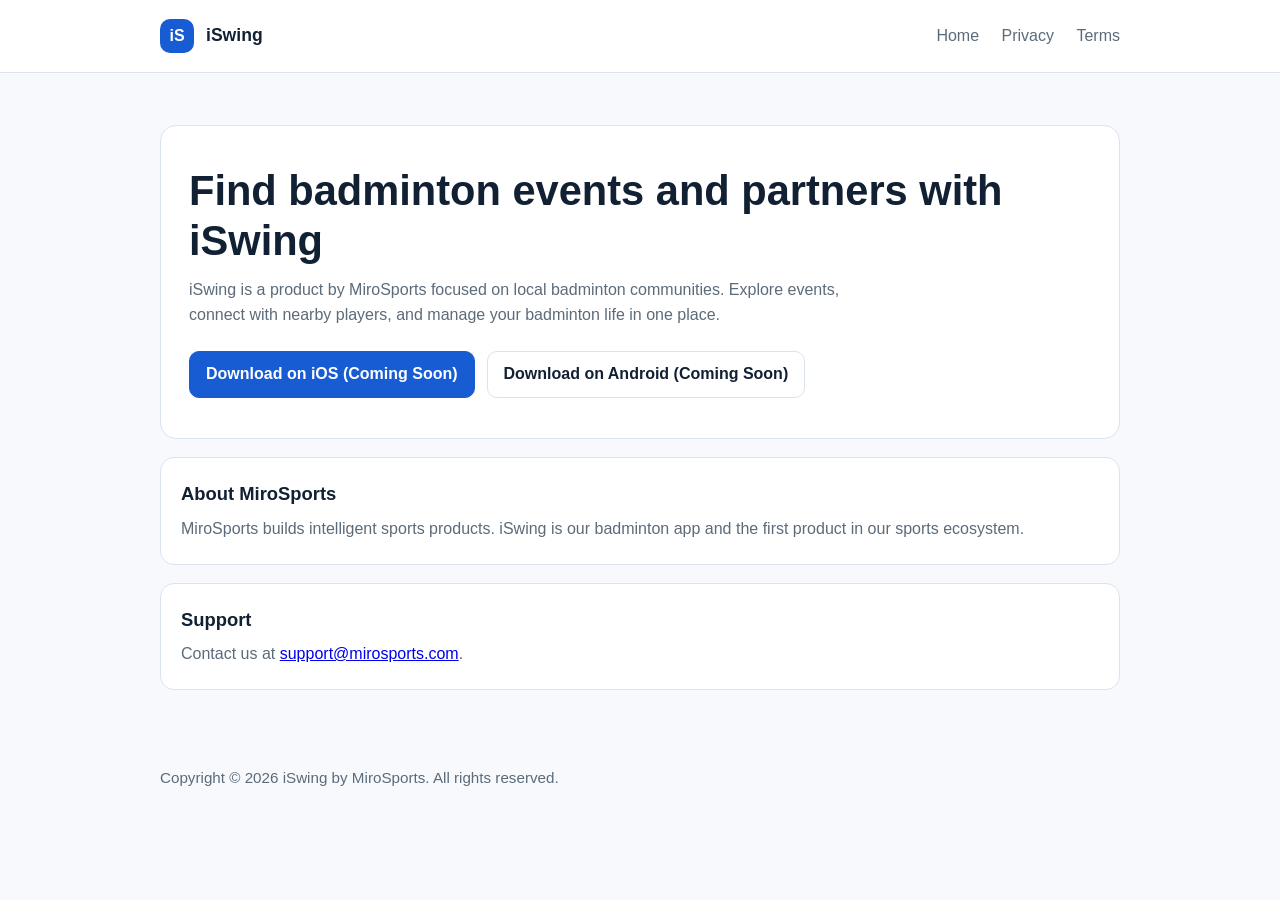
<file: index.html>
<!doctype html>
<html lang="en">
  <head>
    <meta charset="UTF-8" />
    <meta name="viewport" content="width=device-width, initial-scale=1.0" />
    <title>iSwing | Badminton by MiroSports</title>
    <meta
      name="description"
      content="iSwing is a badminton community app by MiroSports. Discover events, courts, and players near you."
    />
    <link rel="stylesheet" href="styles.css" />
  </head>
  <body>
    <header>
      <div class="container header-inner">
        <div class="brand">
          <div class="logo">iS</div>
          <div class="brand-title">iSwing</div>
        </div>
        <nav>
          <a href="index.html">Home</a>
          <a href="privacy.html">Privacy</a>
          <a href="terms.html">Terms</a>
        </nav>
      </div>
    </header>
    <main>
      <div class="container">
        <section class="hero">
          <h1>Find badminton events and partners with iSwing</h1>
          <p>
            iSwing is a product by MiroSports focused on local badminton communities.
            Explore events, connect with nearby players, and manage your badminton
            life in one place.
          </p>
          <div class="cta">
            <a class="button primary" href="#">Download on iOS (Coming Soon)</a>
            <a class="button secondary" href="#">Download on Android (Coming Soon)</a>
          </div>
        </section>
        <section class="card">
          <h2>About MiroSports</h2>
          <p>
            MiroSports builds intelligent sports products. iSwing is our badminton
            app and the first product in our sports ecosystem.
          </p>
        </section>
        <section class="card">
          <h2>Support</h2>
          <p>
            Contact us at
            <a href="mailto:support@mirosports.com">support@mirosports.com</a>.
          </p>
        </section>
      </div>
    </main>
    <footer>
      <div class="container">Copyright © 2026 iSwing by MiroSports. All rights reserved.</div>
    </footer>
  </body>
</html>
</file>
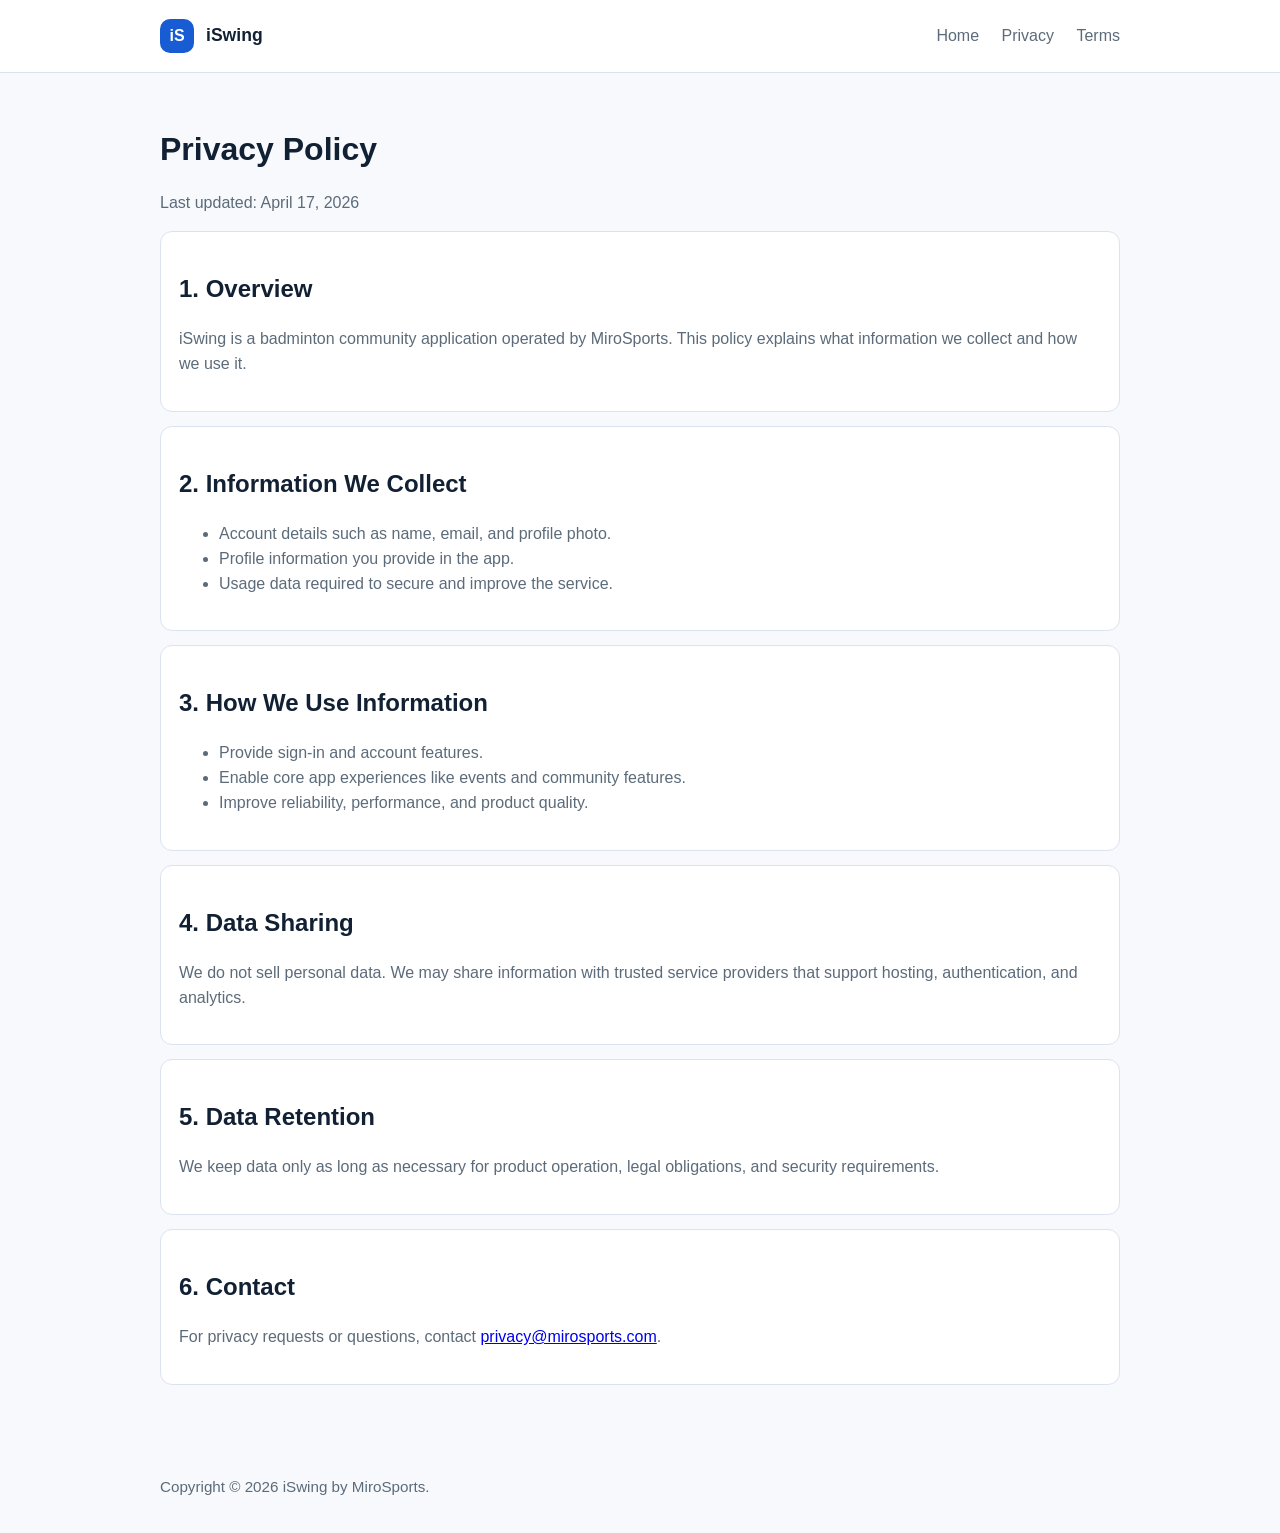
<file: privacy.html>
<!doctype html>
<html lang="en">
  <head>
    <meta charset="UTF-8" />
    <meta name="viewport" content="width=device-width, initial-scale=1.0" />
    <title>iSwing Privacy Policy</title>
    <link rel="stylesheet" href="styles.css" />
  </head>
  <body>
    <header>
      <div class="container header-inner">
        <div class="brand">
          <div class="logo">iS</div>
          <div class="brand-title">iSwing</div>
        </div>
        <nav>
          <a href="index.html">Home</a>
          <a href="privacy.html">Privacy</a>
          <a href="terms.html">Terms</a>
        </nav>
      </div>
    </header>
    <main>
      <div class="container doc">
        <h1>Privacy Policy</h1>
        <p>Last updated: April 17, 2026</p>
        <section>
          <h2>1. Overview</h2>
          <p>
            iSwing is a badminton community application operated by MiroSports.
            This policy explains what information we collect and how we use it.
          </p>
        </section>
        <section>
          <h2>2. Information We Collect</h2>
          <ul>
            <li>Account details such as name, email, and profile photo.</li>
            <li>Profile information you provide in the app.</li>
            <li>Usage data required to secure and improve the service.</li>
          </ul>
        </section>
        <section>
          <h2>3. How We Use Information</h2>
          <ul>
            <li>Provide sign-in and account features.</li>
            <li>Enable core app experiences like events and community features.</li>
            <li>Improve reliability, performance, and product quality.</li>
          </ul>
        </section>
        <section>
          <h2>4. Data Sharing</h2>
          <p>
            We do not sell personal data. We may share information with trusted
            service providers that support hosting, authentication, and analytics.
          </p>
        </section>
        <section>
          <h2>5. Data Retention</h2>
          <p>
            We keep data only as long as necessary for product operation, legal
            obligations, and security requirements.
          </p>
        </section>
        <section>
          <h2>6. Contact</h2>
          <p>
            For privacy requests or questions, contact
            <a href="mailto:privacy@mirosports.com">privacy@mirosports.com</a>.
          </p>
        </section>
      </div>
    </main>
    <footer>
      <div class="container">Copyright © 2026 iSwing by MiroSports.</div>
    </footer>
  </body>
</html>
</file>
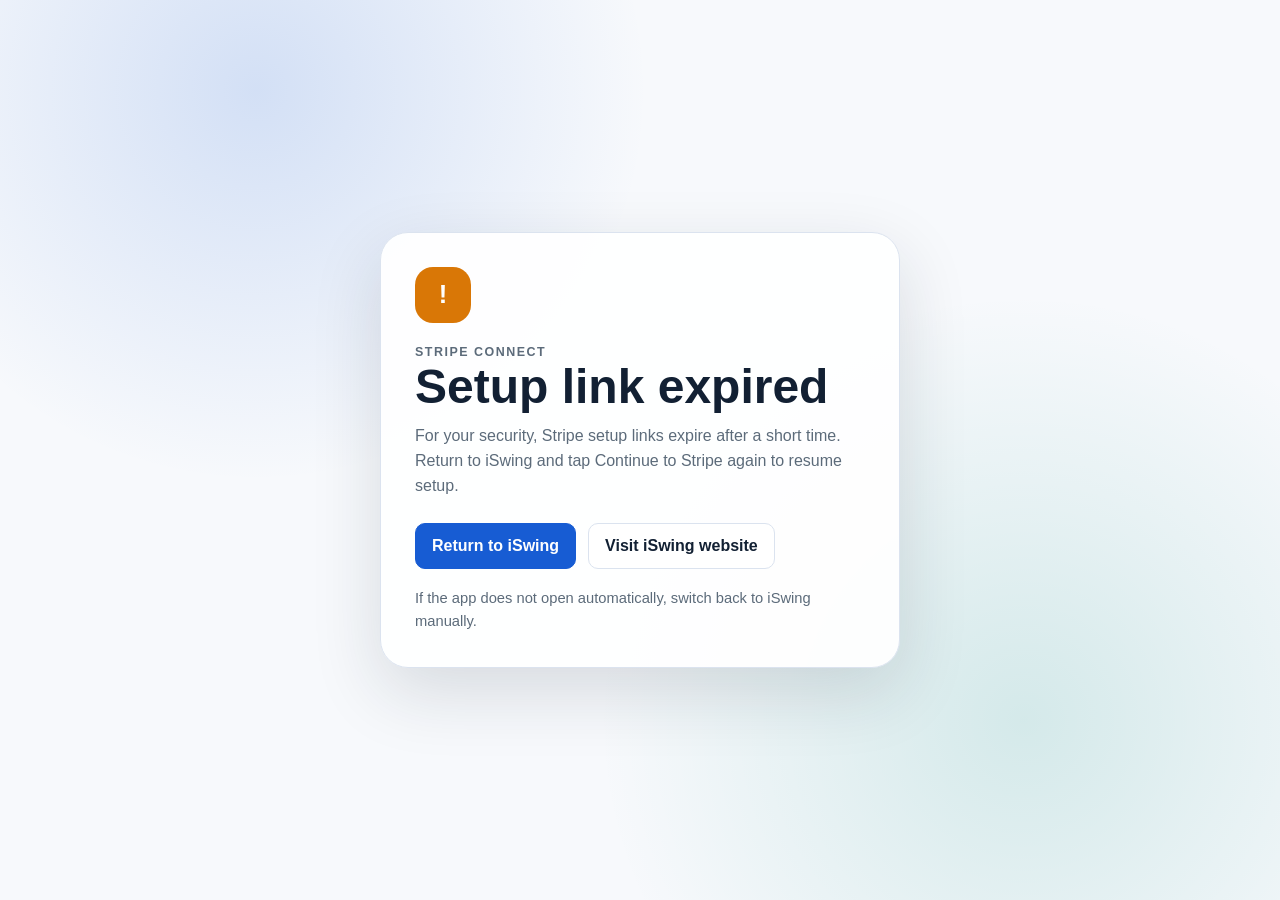
<file: stripe-connect-refresh.html>
<!doctype html>
<html lang="en">
  <head>
    <meta charset="UTF-8" />
    <meta name="viewport" content="width=device-width, initial-scale=1.0" />
    <title>Payout setup link expired | iSwing</title>
    <meta
      name="description"
      content="Your Stripe payout setup link has expired. Return to iSwing to continue setup."
    />
    <link rel="stylesheet" href="styles.css" />
  </head>
  <body class="return-page">
    <main class="return-shell">
      <section class="return-card">
        <div class="return-mark warning">!</div>
        <p class="eyebrow">Stripe Connect</p>
        <h1>Setup link expired</h1>
        <p>
          For your security, Stripe setup links expire after a short time.
          Return to iSwing and tap Continue to Stripe again to resume setup.
        </p>
        <div class="cta">
          <a class="button primary" href="iswing://stripe-connect-refresh">
            Return to iSwing
          </a>
          <a class="button secondary" href="index.html">Visit iSwing website</a>
        </div>
        <p class="return-hint">
          If the app does not open automatically, switch back to iSwing manually.
        </p>
      </section>
    </main>
  </body>
</html>
</file>
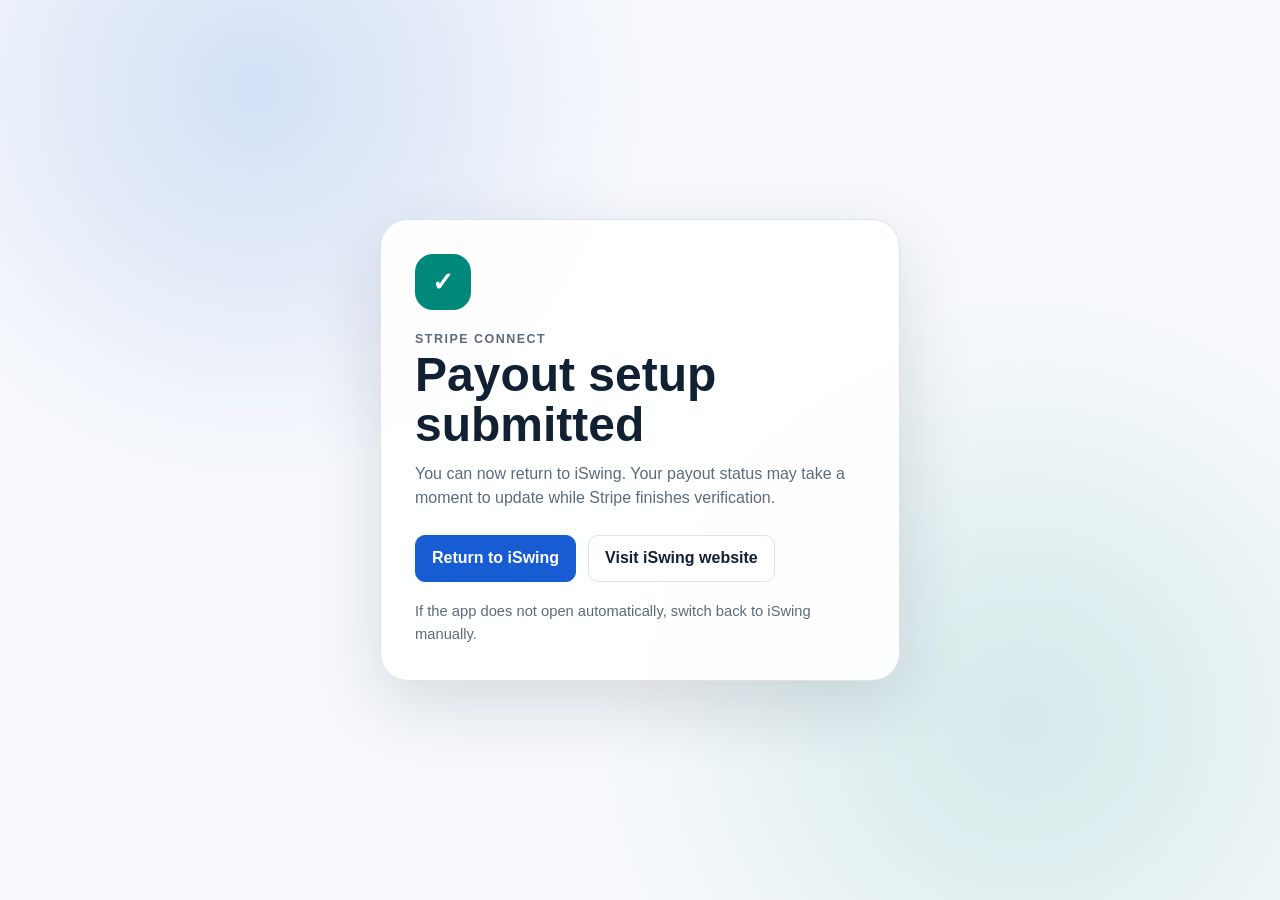
<file: stripe-connect-return.html>
<!doctype html>
<html lang="en">
  <head>
    <meta charset="UTF-8" />
    <meta name="viewport" content="width=device-width, initial-scale=1.0" />
    <title>Payout setup submitted | iSwing</title>
    <meta
      name="description"
      content="Your iSwing payout setup has been submitted through Stripe."
    />
    <link rel="stylesheet" href="styles.css" />
  </head>
  <body class="return-page">
    <main class="return-shell">
      <section class="return-card">
        <div class="return-mark success">✓</div>
        <p class="eyebrow">Stripe Connect</p>
        <h1>Payout setup submitted</h1>
        <p>
          You can now return to iSwing. Your payout status may take a moment to
          update while Stripe finishes verification.
        </p>
        <div class="cta">
          <a class="button primary" href="iswing://stripe-connect-return">
            Return to iSwing
          </a>
          <a class="button secondary" href="index.html">Visit iSwing website</a>
        </div>
        <p class="return-hint">
          If the app does not open automatically, switch back to iSwing manually.
        </p>
      </section>
    </main>
  </body>
</html>
</file>
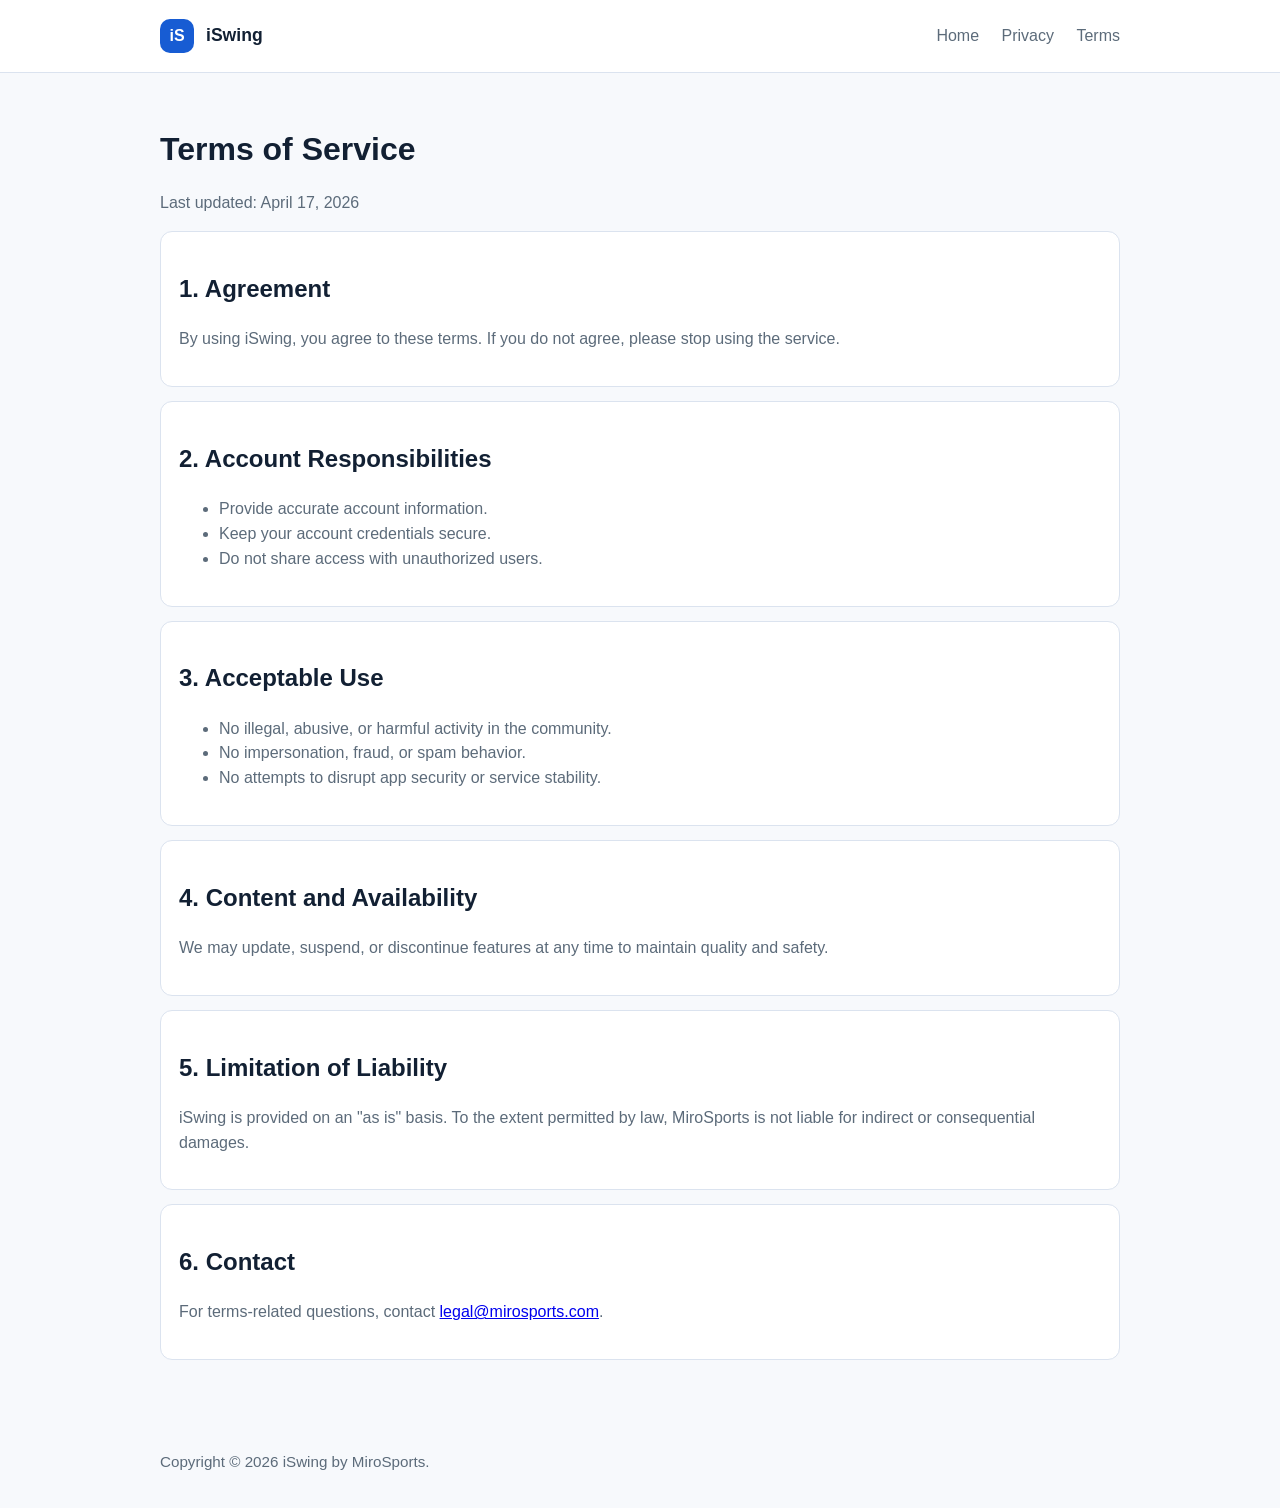
<file: terms.html>
<!doctype html>
<html lang="en">
  <head>
    <meta charset="UTF-8" />
    <meta name="viewport" content="width=device-width, initial-scale=1.0" />
    <title>iSwing Terms of Service</title>
    <link rel="stylesheet" href="styles.css" />
  </head>
  <body>
    <header>
      <div class="container header-inner">
        <div class="brand">
          <div class="logo">iS</div>
          <div class="brand-title">iSwing</div>
        </div>
        <nav>
          <a href="index.html">Home</a>
          <a href="privacy.html">Privacy</a>
          <a href="terms.html">Terms</a>
        </nav>
      </div>
    </header>
    <main>
      <div class="container doc">
        <h1>Terms of Service</h1>
        <p>Last updated: April 17, 2026</p>
        <section>
          <h2>1. Agreement</h2>
          <p>
            By using iSwing, you agree to these terms. If you do not agree, please
            stop using the service.
          </p>
        </section>
        <section>
          <h2>2. Account Responsibilities</h2>
          <ul>
            <li>Provide accurate account information.</li>
            <li>Keep your account credentials secure.</li>
            <li>Do not share access with unauthorized users.</li>
          </ul>
        </section>
        <section>
          <h2>3. Acceptable Use</h2>
          <ul>
            <li>No illegal, abusive, or harmful activity in the community.</li>
            <li>No impersonation, fraud, or spam behavior.</li>
            <li>No attempts to disrupt app security or service stability.</li>
          </ul>
        </section>
        <section>
          <h2>4. Content and Availability</h2>
          <p>
            We may update, suspend, or discontinue features at any time to maintain
            quality and safety.
          </p>
        </section>
        <section>
          <h2>5. Limitation of Liability</h2>
          <p>
            iSwing is provided on an "as is" basis. To the extent permitted by law,
            MiroSports is not liable for indirect or consequential damages.
          </p>
        </section>
        <section>
          <h2>6. Contact</h2>
          <p>
            For terms-related questions, contact
            <a href="mailto:legal@mirosports.com">legal@mirosports.com</a>.
          </p>
        </section>
      </div>
    </main>
    <footer>
      <div class="container">Copyright © 2026 iSwing by MiroSports.</div>
    </footer>
  </body>
</html>
</file>
<file: styles.css>
:root {
  color-scheme: light;
  --bg: #f7f9fc;
  --surface: #ffffff;
  --text: #122033;
  --muted: #5c6b7a;
  --primary: #175cd3;
  --primary-hover: #1148a8;
  --border: #dbe3ef;
  --success: #00897b;
  --warning: #d97706;
}

* {
  box-sizing: border-box;
}

body {
  margin: 0;
  font-family: -apple-system, BlinkMacSystemFont, "Segoe UI", Roboto, Arial, sans-serif;
  line-height: 1.55;
  color: var(--text);
  background: var(--bg);
}

.container {
  width: min(960px, 92%);
  margin: 0 auto;
}

header {
  border-bottom: 1px solid var(--border);
  background: var(--surface);
}

.header-inner {
  min-height: 72px;
  display: flex;
  align-items: center;
  justify-content: space-between;
  gap: 16px;
}

.brand {
  display: flex;
  align-items: center;
  gap: 12px;
}

.logo {
  width: 34px;
  height: 34px;
  border-radius: 10px;
  background: var(--primary);
  display: grid;
  place-items: center;
  color: #fff;
  font-weight: 800;
}

.brand-title {
  font-weight: 700;
  font-size: 1.1rem;
}

nav a {
  color: var(--muted);
  text-decoration: none;
  margin-left: 18px;
  font-weight: 500;
}

nav a:hover {
  color: var(--primary);
}

main {
  padding: 52px 0;
}

.hero {
  background: var(--surface);
  border: 1px solid var(--border);
  border-radius: 16px;
  padding: 40px 28px;
}

.hero h1 {
  margin: 0 0 12px;
  font-size: clamp(1.8rem, 4vw, 2.6rem);
  line-height: 1.2;
}

.hero p {
  margin: 0;
  color: var(--muted);
  max-width: 700px;
}

.cta {
  margin-top: 24px;
  display: flex;
  gap: 12px;
  flex-wrap: wrap;
}

.button {
  display: inline-block;
  padding: 10px 16px;
  border-radius: 10px;
  text-decoration: none;
  font-weight: 600;
  border: 1px solid var(--border);
}

.button.primary {
  background: var(--primary);
  color: #fff;
  border-color: var(--primary);
}

.button.primary:hover {
  background: var(--primary-hover);
}

.button.secondary {
  color: var(--text);
  background: #fff;
}

.card {
  background: var(--surface);
  border: 1px solid var(--border);
  border-radius: 14px;
  padding: 22px 20px;
  margin-top: 18px;
}

.card h2 {
  margin: 0 0 8px;
  font-size: 1.15rem;
}

.card p {
  margin: 0;
  color: var(--muted);
}

.doc h1 {
  margin: 0 0 14px;
}

.doc p,
.doc li {
  color: var(--muted);
}

.doc section {
  background: var(--surface);
  border: 1px solid var(--border);
  border-radius: 12px;
  padding: 18px;
  margin-bottom: 14px;
}

footer {
  padding: 24px 0 34px;
  color: var(--muted);
  font-size: 0.95rem;
}

.return-page {
  min-height: 100vh;
  background:
    radial-gradient(circle at 20% 10%, rgba(23, 92, 211, 0.16), transparent 30%),
    radial-gradient(circle at 80% 80%, rgba(0, 137, 123, 0.14), transparent 34%),
    var(--bg);
}

.return-shell {
  min-height: 100vh;
  display: grid;
  place-items: center;
  padding: 28px 18px;
}

.return-card {
  width: min(520px, 100%);
  background: rgba(255, 255, 255, 0.94);
  border: 1px solid var(--border);
  border-radius: 28px;
  padding: 34px;
  box-shadow: 0 24px 70px rgba(18, 32, 51, 0.14);
}

.return-mark {
  width: 56px;
  height: 56px;
  border-radius: 18px;
  display: grid;
  place-items: center;
  color: #fff;
  font-size: 1.6rem;
  font-weight: 900;
  margin-bottom: 20px;
}

.return-mark.success {
  background: var(--success);
}

.return-mark.warning {
  background: var(--warning);
}

.eyebrow {
  margin: 0 0 8px;
  color: var(--primary);
  font-size: 0.78rem;
  font-weight: 800;
  letter-spacing: 0.12em;
  text-transform: uppercase;
}

.return-card h1 {
  margin: 0 0 12px;
  font-size: clamp(2rem, 8vw, 3rem);
  line-height: 1.04;
}

.return-card p {
  margin: 0;
  color: var(--muted);
}

.return-hint {
  margin-top: 18px !important;
  font-size: 0.92rem;
}

@media (max-width: 720px) {
  .header-inner {
    flex-direction: column;
    justify-content: center;
    padding: 12px 0;
  }
  nav a {
    margin: 0 10px;
  }
  .return-card {
    padding: 26px 22px;
    border-radius: 24px;
  }
}
</file>
